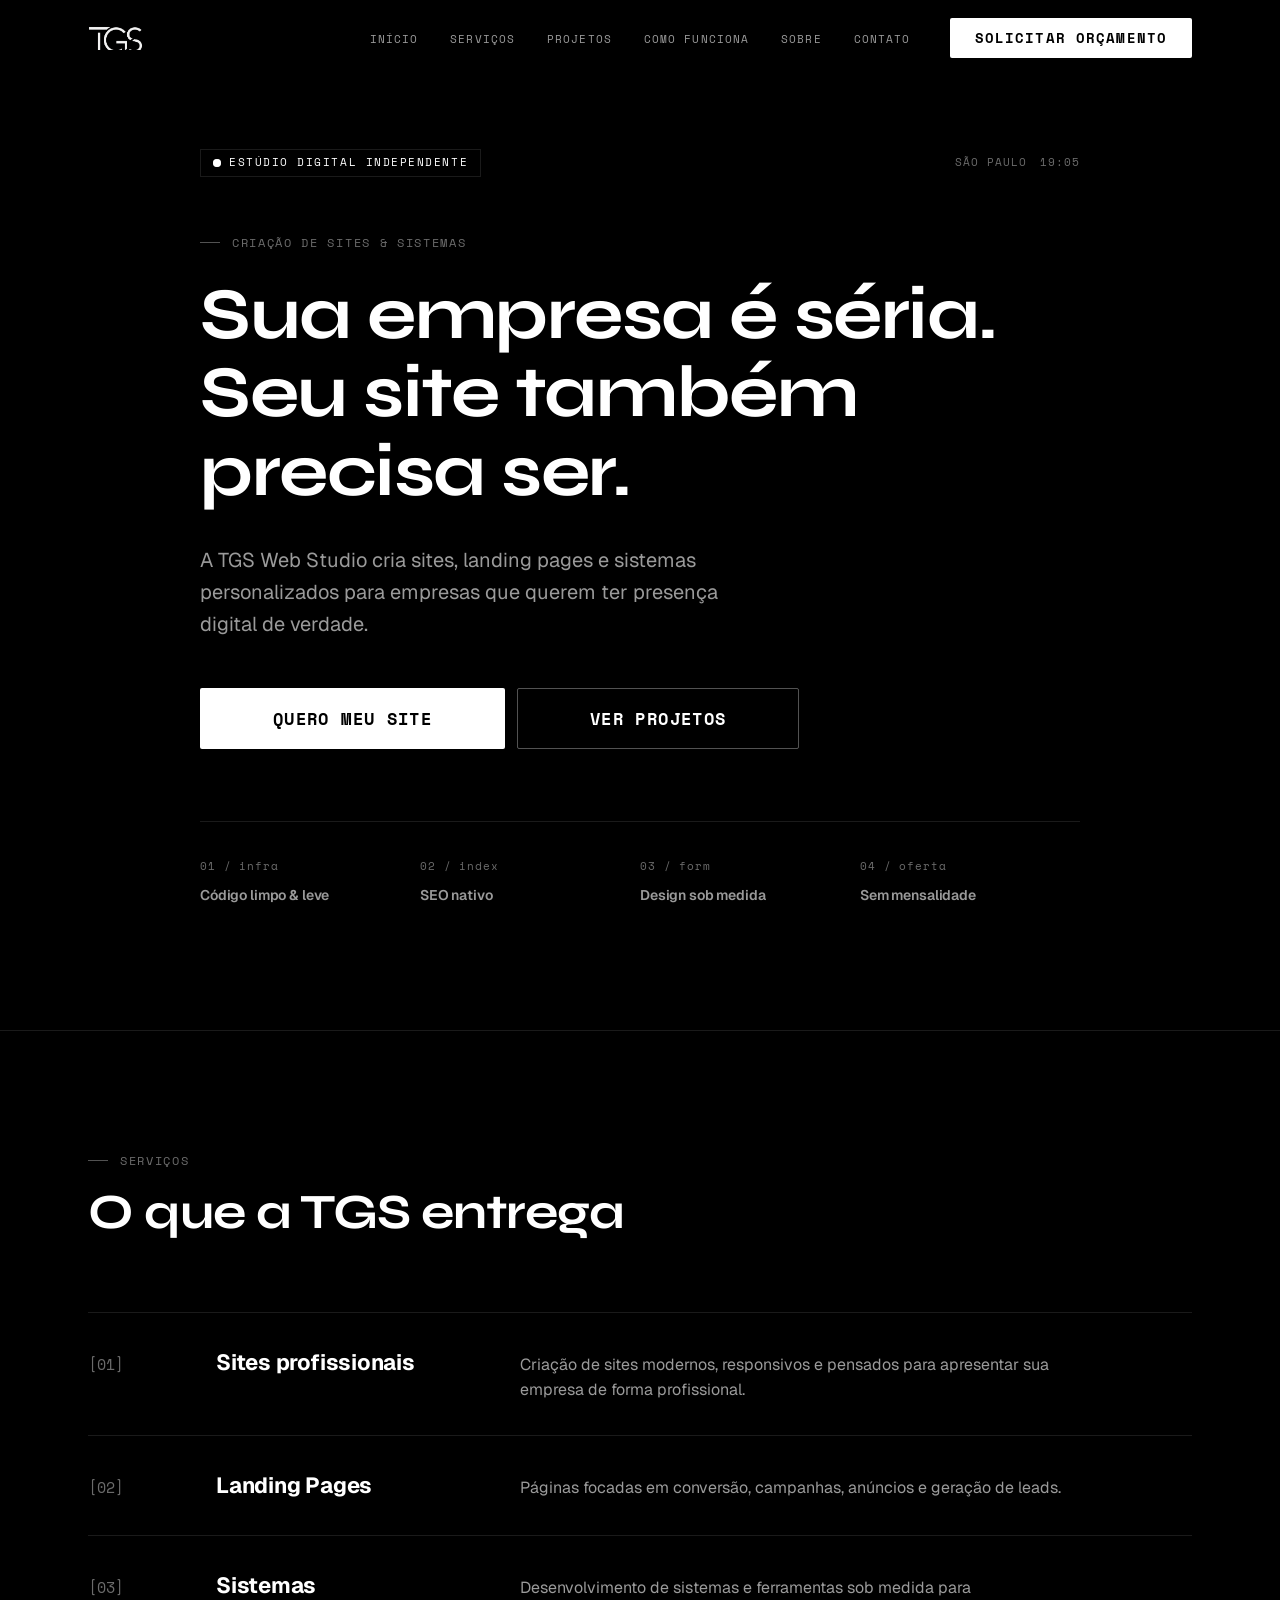
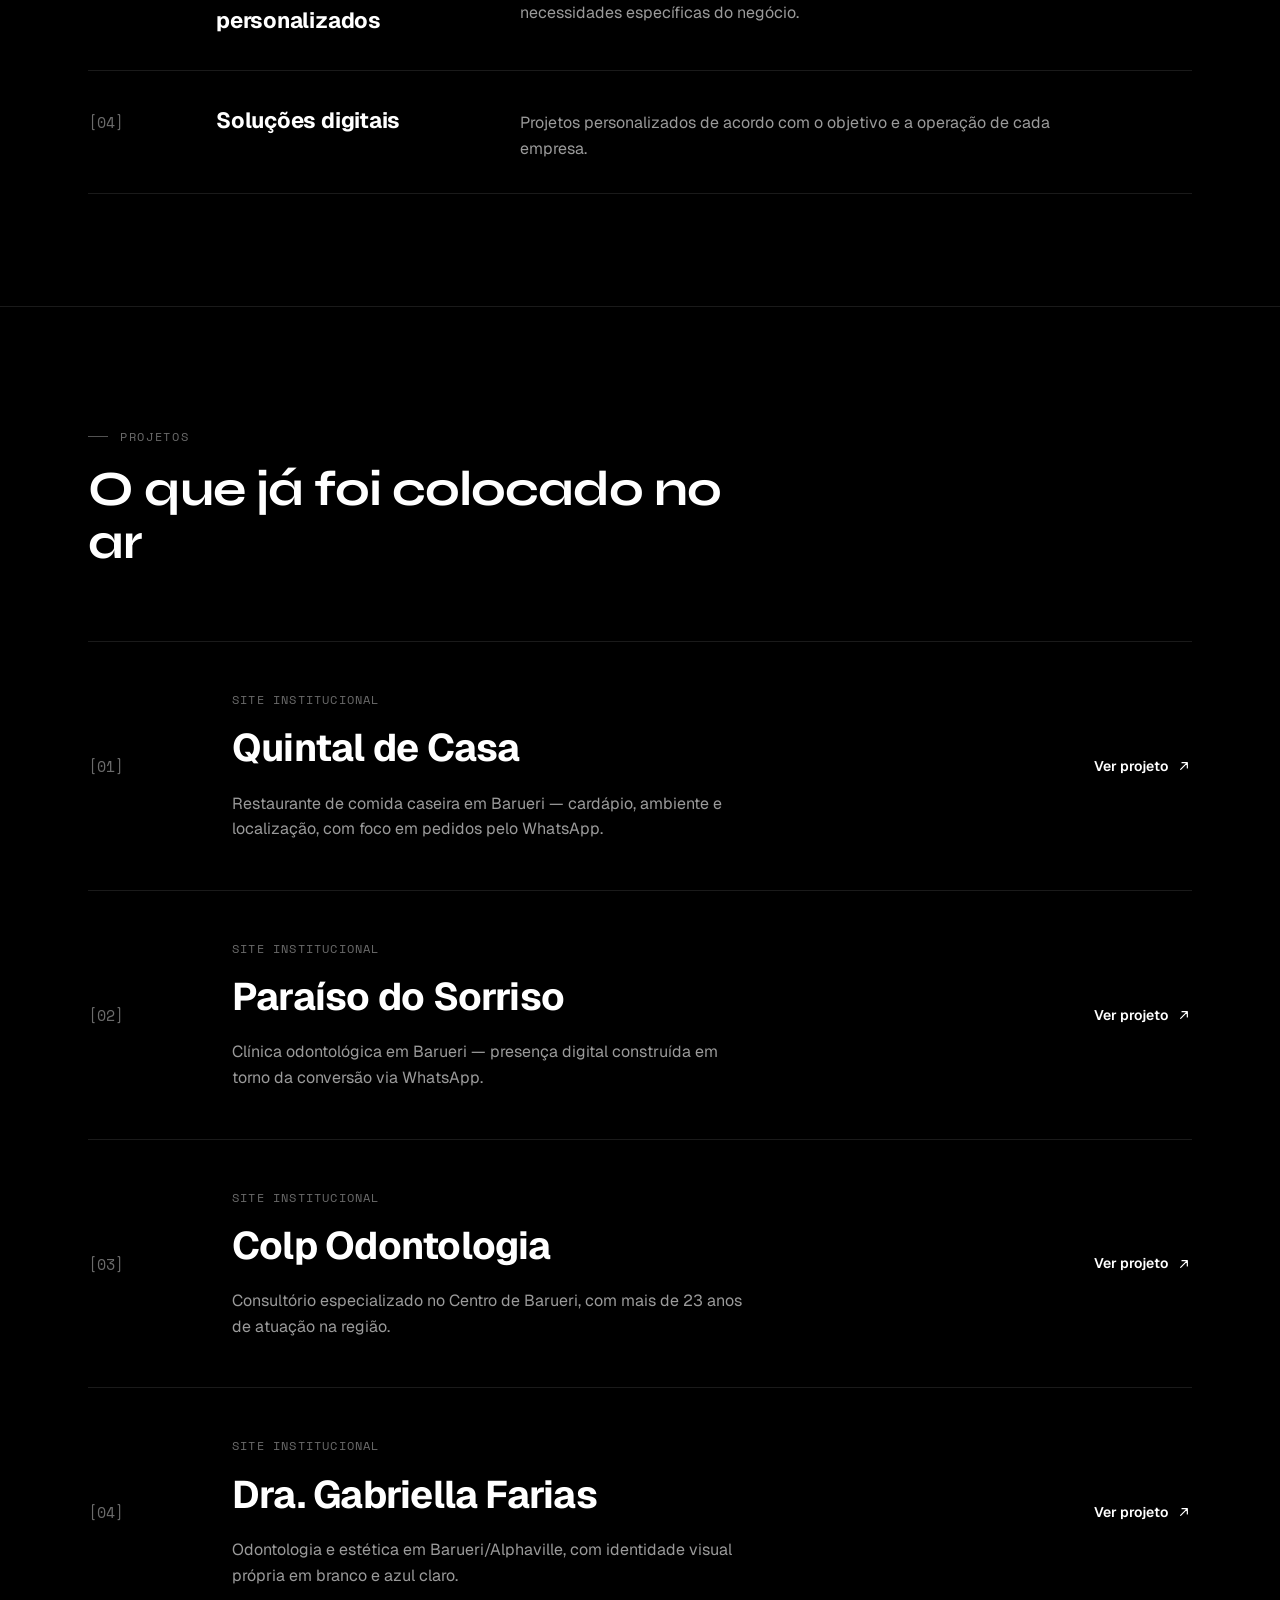
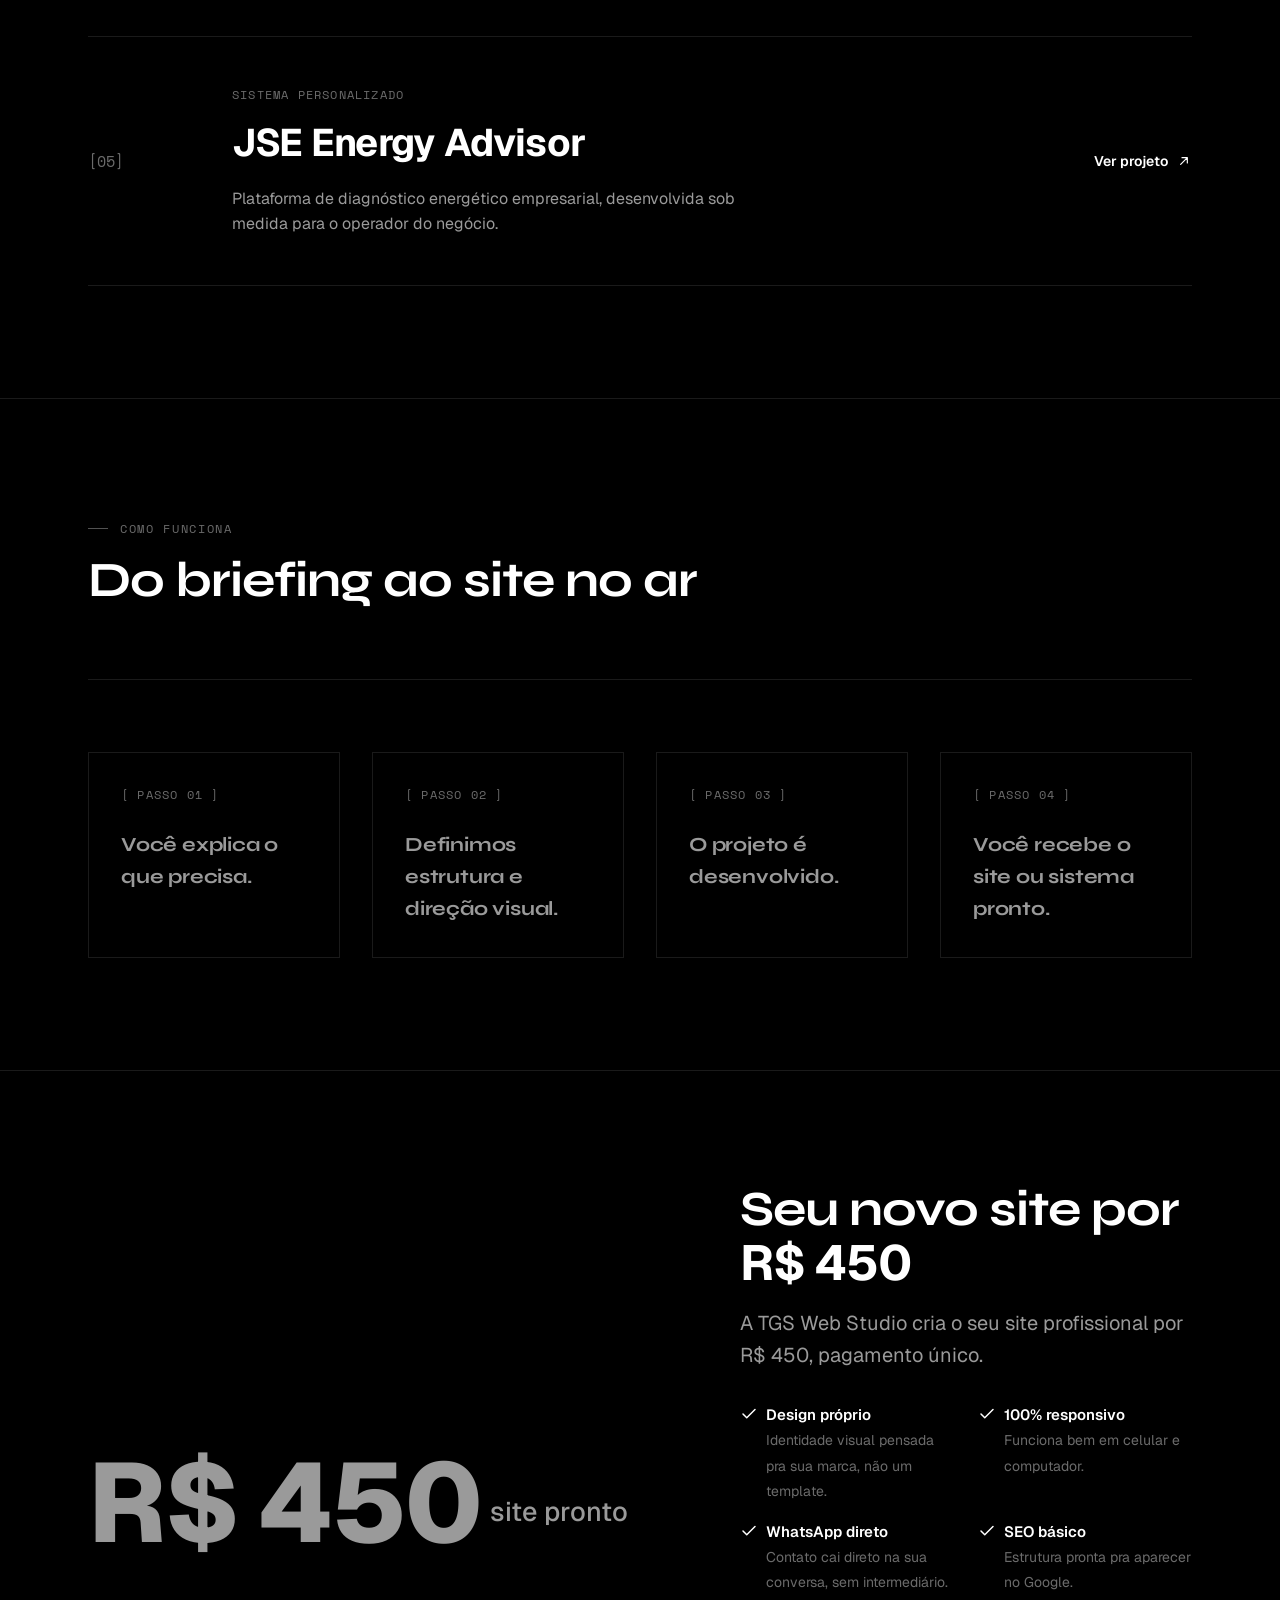
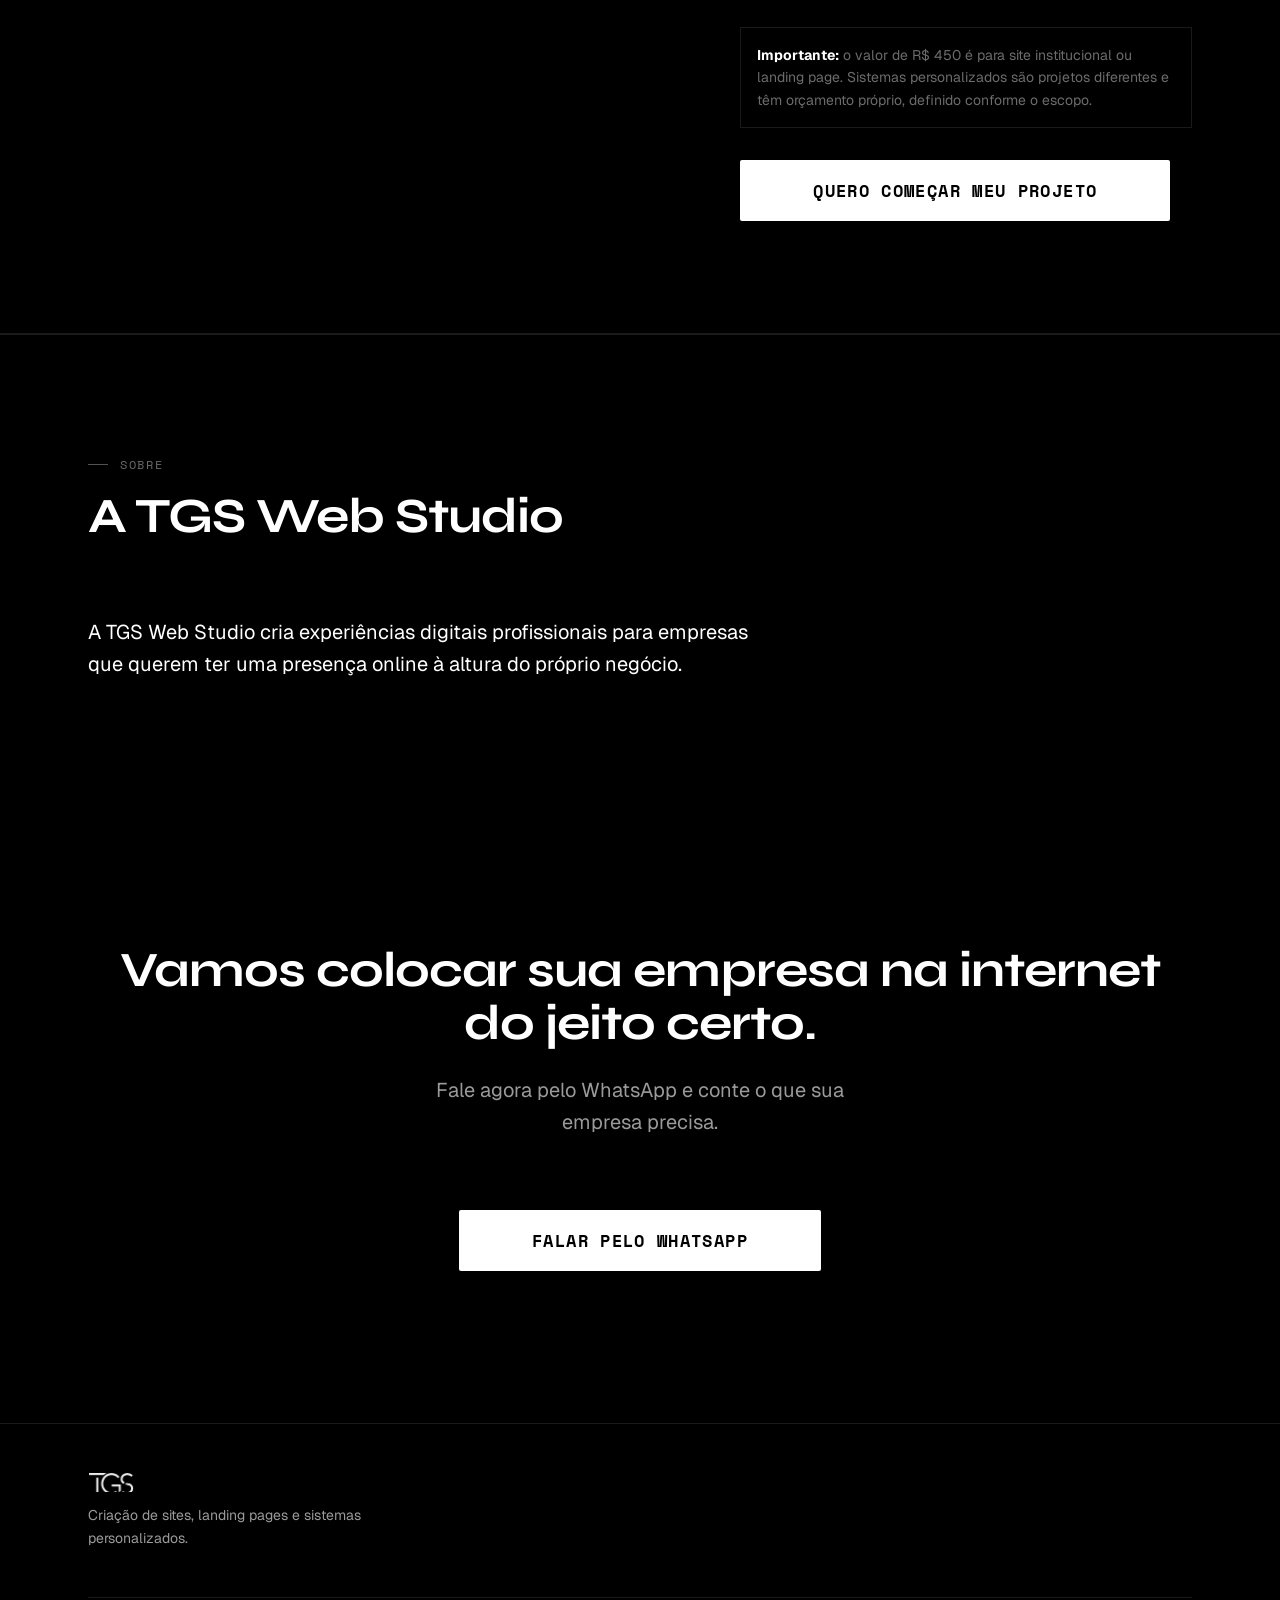
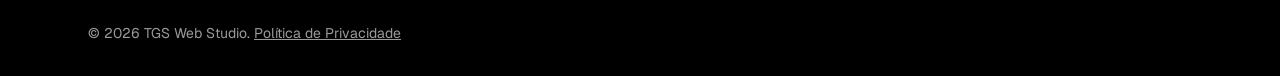
<file: index.html>
<!DOCTYPE html>
<html lang="pt-BR">
<head>
  <meta charset="UTF-8" />
  <meta name="viewport" content="width=device-width, initial-scale=1" />
  <title>TGS WEB STUDIO | Criação de Sites e Sistemas</title>
  <meta name="description" content="TGS Web Studio cria sites profissionais, landing pages e sistemas personalizados para empresas. Seu site novo a partir de R$ 450." />
  <meta name="theme-color" content="#000000" />

  <meta property="og:type" content="website" />
  <meta property="og:title" content="TGS WEB STUDIO | Criação de Sites e Sistemas" />
  <meta property="og:description" content="Sites profissionais, landing pages e sistemas personalizados. Seu site novo a partir de R$ 450." />
  <meta property="og:locale" content="pt_BR" />
  <meta name="twitter:card" content="summary" />

  <link rel="icon" href="images/logo/tgs-mark.png" type="image/png" />

  <link rel="preconnect" href="https://fonts.googleapis.com" />
  <link rel="preconnect" href="https://fonts.gstatic.com" crossorigin />
  <link href="https://fonts.googleapis.com/css2?family=Syne:wght@600;700;800&family=Geist:wght@300;400;500;600;700&family=Space+Mono:wght@400;700&display=swap" rel="stylesheet" />

  <style>
    html, body { background: #000000 !important; color: #ffffff; }
  </style>

  <link rel="stylesheet" href="css/tokens.css?v=2" />
  <link rel="stylesheet" href="css/base.css?v=2" />
  <link rel="stylesheet" href="css/layout.css?v=1" />
  <link rel="stylesheet" href="css/components.css?v=3" />
  <link rel="stylesheet" href="css/sections.css?v=6" />

  <script>
    document.documentElement.classList.add("js");
  </script>

  <!--
    Google Analytics (GA4) — desligado de propósito. Sem Measurement ID
    real ainda. Quando tiver (analytics.google.com → Admin → Fluxos de
    dados → Web), troque G-XXXXXXXXXX abaixo e descomente.

    <script async src="https://www.googletagmanager.com/gtag/js?id=G-XXXXXXXXXX"></script>
    <script>
      window.dataLayer = window.dataLayer || [];
      function gtag(){dataLayer.push(arguments);}
      gtag('js', new Date());
      gtag('config', 'G-XXXXXXXXXX');
    </script>
  -->

  <script type="application/ld+json">
  {
    "@context": "https://schema.org",
    "@type": "ProfessionalService",
    "name": "TGS Web Studio",
    "description": "Criação de sites profissionais, landing pages e sistemas personalizados.",
    "priceRange": "R$450"
  }
  </script>
</head>
<body>
  <a class="skip-link" href="#conteudo-principal">Pular para o conteúdo</a>

  <!-- ===== HEADER ===== -->
  <header class="site-header" id="topo">
    <div class="container site-header__bar">
      <a class="brand" href="#topo" aria-label="TGS Web Studio, página inicial">
        <img class="brand__mark" src="images/logo/tgs-mark.png" alt="TGS Web Studio" width="172" height="75" decoding="async" fetchpriority="high" />
      </a>

      <nav class="nav-primary" aria-label="Navegação principal">
        <ul style="display:flex; gap: inherit; list-style:none; margin:0; padding:0;">
          <li><a href="#topo">Início</a></li>
          <li><a href="#servicos">Serviços</a></li>
          <li><a href="#projetos">Projetos</a></li>
          <li><a href="#como-funciona">Como funciona</a></li>
          <li><a href="#sobre">Sobre</a></li>
          <li><a href="#contato">Contato</a></li>
        </ul>
      </nav>

      <div class="header-actions">
        <a class="btn btn--primary btn--sm" id="cta-header" href="#" target="_blank" rel="noopener">Solicitar orçamento</a>
        <button class="menu-toggle" id="menu-toggle" aria-label="Abrir menu" aria-expanded="false" aria-controls="mobile-nav">
          <svg viewBox="0 0 24 24" fill="none" stroke="currentColor" stroke-width="1.8" aria-hidden="true">
            <path d="M3 6h18M3 12h18M3 18h18" stroke-linecap="round" />
          </svg>
        </button>
      </div>
    </div>
  </header>

  <div class="mobile-nav" id="mobile-nav" aria-hidden="true">
    <div class="mobile-nav__top">
      <button class="mobile-nav__close" id="mobile-nav-close" aria-label="Fechar menu">
        <svg viewBox="0 0 24 24" fill="none" stroke="currentColor" stroke-width="1.8" aria-hidden="true">
          <path d="M6 6l12 12M18 6L6 18" stroke-linecap="round" />
        </svg>
      </button>
    </div>
    <nav aria-label="Navegação mobile">
      <ul>
        <li><a href="#topo">Início</a></li>
        <li><a href="#servicos">Serviços</a></li>
        <li><a href="#projetos">Projetos</a></li>
        <li><a href="#como-funciona">Como funciona</a></li>
        <li><a href="#sobre">Sobre</a></li>
        <li><a href="#contato">Contato</a></li>
      </ul>
    </nav>
    <div class="mobile-nav__footer">
      <a class="btn btn--primary btn--block" id="cta-mobile-nav" href="#" target="_blank" rel="noopener">Solicitar orçamento</a>
    </div>
  </div>

  <main id="conteudo-principal">
    <!-- ===== HERO ===== -->
    <section class="hero" aria-labelledby="hero-titulo">
      <div class="container hero__inner">
        <div class="hero__meta">
          <span class="hero__status"><span class="hero__status-dot"></span> Estúdio digital independente</span>
          <span class="hero__clock">São Paulo <span id="hero-clock">--:--</span></span>
        </div>

        <p class="eyebrow">Criação de sites &amp; sistemas</p>
        <h1 class="hero__headline" id="hero-titulo">
          <span class="line">Sua empresa é séria.</span>
          <span class="line">Seu site também precisa ser.</span>
        </h1>
        <p class="lead hero__lead">A TGS Web Studio cria sites, landing pages e sistemas personalizados para empresas que querem ter presença digital de verdade.</p>

        <div class="hero__actions">
          <a class="btn btn--primary btn--lg" id="cta-hero" href="#" target="_blank" rel="noopener">Quero meu site</a>
          <a class="btn btn--ghost btn--lg" href="#projetos">Ver projetos</a>
        </div>

        <div class="feature-rail reveal-stagger">
          <div class="feature-rail__item">
            <span class="feature-rail__tag">01 / infra</span>
            <p class="feature-rail__label">Código limpo &amp; leve</p>
          </div>
          <div class="feature-rail__item">
            <span class="feature-rail__tag">02 / index</span>
            <p class="feature-rail__label">SEO nativo</p>
          </div>
          <div class="feature-rail__item">
            <span class="feature-rail__tag">03 / form</span>
            <p class="feature-rail__label">Design sob medida</p>
          </div>
          <div class="feature-rail__item">
            <span class="feature-rail__tag">04 / oferta</span>
            <p class="feature-rail__label">Sem mensalidade</p>
          </div>
        </div>
      </div>
    </section>

    <!-- ===== SERVIÇOS ===== -->
    <section class="section" id="servicos" aria-labelledby="servicos-titulo">
      <div class="container">
        <div class="section-head reveal">
          <p class="eyebrow">Serviços</p>
          <h2 id="servicos-titulo" style="margin-top: var(--space-4);">O que a TGS entrega</h2>
        </div>

        <div class="services-list reveal">
          <div class="service-row">
            <span class="service-row__index">[01]</span>
            <span class="service-row__title">Sites profissionais</span>
            <p class="service-row__desc">Criação de sites modernos, responsivos e pensados para apresentar sua empresa de forma profissional.</p>
          </div>
          <div class="service-row">
            <span class="service-row__index">[02]</span>
            <span class="service-row__title">Landing Pages</span>
            <p class="service-row__desc">Páginas focadas em conversão, campanhas, anúncios e geração de leads.</p>
          </div>
          <div class="service-row">
            <span class="service-row__index">[03]</span>
            <span class="service-row__title">Sistemas personalizados</span>
            <p class="service-row__desc">Desenvolvimento de sistemas e ferramentas sob medida para necessidades específicas do negócio.</p>
          </div>
          <div class="service-row">
            <span class="service-row__index">[04]</span>
            <span class="service-row__title">Soluções digitais</span>
            <p class="service-row__desc">Projetos personalizados de acordo com o objetivo e a operação de cada empresa.</p>
          </div>
        </div>
      </div>
    </section>

    <!-- ===== PROJETOS ===== -->
    <section class="section" id="projetos" aria-labelledby="projetos-titulo">
      <div class="container">
        <div class="section-head reveal">
          <p class="eyebrow">Projetos</p>
          <h2 id="projetos-titulo" style="margin-top: var(--space-4);">O que já foi colocado no ar</h2>
        </div>

        <div class="portfolio-list" id="portfolio-list"></div>
      </div>
    </section>

    <!-- ===== COMO FUNCIONA ===== -->
    <section class="section" id="como-funciona" aria-labelledby="processo-titulo">
      <div class="container">
        <div class="section-head reveal">
          <p class="eyebrow">Como funciona</p>
          <h2 id="processo-titulo" style="margin-top: var(--space-4);">Do briefing ao site no ar</h2>
        </div>

        <div class="process-grid reveal-stagger">
          <div class="process-step">
            <p class="process-step__index">[ PASSO 01 ]</p>
            <p class="process-step__title">Você explica o que precisa.</p>
          </div>
          <div class="process-step">
            <p class="process-step__index">[ PASSO 02 ]</p>
            <p class="process-step__title">Definimos estrutura e direção visual.</p>
          </div>
          <div class="process-step">
            <p class="process-step__index">[ PASSO 03 ]</p>
            <p class="process-step__title">O projeto é desenvolvido.</p>
          </div>
          <div class="process-step">
            <p class="process-step__index">[ PASSO 04 ]</p>
            <p class="process-step__title">Você recebe o site ou sistema pronto.</p>
          </div>
        </div>
      </div>
    </section>

    <!-- ===== OFERTA ===== -->
    <section class="pricing reveal" aria-labelledby="oferta-titulo">
      <div class="container" style="padding-block: var(--space-9);">
        <div class="pricing__grid">
          <p class="pricing__value">R$ 450<span>site pronto</span></p>
          <div class="pricing__text">
            <h2 id="oferta-titulo">Seu novo site por <span class="price-figure">R$ 450</span></h2>
            <p class="lead" style="margin-top: var(--space-4);">A TGS Web Studio cria o seu site profissional por R$ 450, pagamento único.</p>

            <div class="pricing__features">
              <div class="pricing__feature">
                <svg viewBox="0 0 24 24" fill="none" stroke="currentColor" stroke-width="2" aria-hidden="true"><path d="M20 6L9 17l-5-5" stroke-linecap="round" stroke-linejoin="round"/></svg>
                <div><strong>Design próprio</strong><span>Identidade visual pensada pra sua marca, não um template.</span></div>
              </div>
              <div class="pricing__feature">
                <svg viewBox="0 0 24 24" fill="none" stroke="currentColor" stroke-width="2" aria-hidden="true"><path d="M20 6L9 17l-5-5" stroke-linecap="round" stroke-linejoin="round"/></svg>
                <div><strong>100% responsivo</strong><span>Funciona bem em celular e computador.</span></div>
              </div>
              <div class="pricing__feature">
                <svg viewBox="0 0 24 24" fill="none" stroke="currentColor" stroke-width="2" aria-hidden="true"><path d="M20 6L9 17l-5-5" stroke-linecap="round" stroke-linejoin="round"/></svg>
                <div><strong>WhatsApp direto</strong><span>Contato cai direto na sua conversa, sem intermediário.</span></div>
              </div>
              <div class="pricing__feature">
                <svg viewBox="0 0 24 24" fill="none" stroke="currentColor" stroke-width="2" aria-hidden="true"><path d="M20 6L9 17l-5-5" stroke-linecap="round" stroke-linejoin="round"/></svg>
                <div><strong>SEO básico</strong><span>Estrutura pronta pra aparecer no Google.</span></div>
              </div>
            </div>

            <p class="pricing__note"><strong>Importante:</strong> o valor de R$ 450 é para site institucional ou landing page. Sistemas personalizados são projetos diferentes e têm orçamento próprio, definido conforme o escopo.</p>

            <div class="pricing__actions">
              <a class="btn btn--primary btn--lg" id="cta-pricing" href="#" target="_blank" rel="noopener">Quero começar meu projeto</a>
            </div>
          </div>
        </div>
      </div>
    </section>

    <!-- ===== SOBRE ===== -->
    <section class="section" id="sobre" aria-labelledby="sobre-titulo">
      <div class="container">
        <div class="section-head reveal">
          <p class="eyebrow">Sobre</p>
          <h2 id="sobre-titulo" style="margin-top: var(--space-4);">A TGS Web Studio</h2>
        </div>
        <div class="about__text reveal">
          <p>A TGS Web Studio cria experiências digitais profissionais para empresas que querem ter uma presença online à altura do próprio negócio.</p>
        </div>
      </div>
    </section>

    <!-- ===== CONTATO ===== -->
    <section class="cta-final reveal" id="contato" aria-labelledby="contato-titulo">
      <div class="container">
        <h2 id="contato-titulo">Vamos colocar sua empresa na internet do jeito certo.</h2>
        <p class="lead cta-final__lead">Fale agora pelo WhatsApp e conte o que sua empresa precisa.</p>
        <a class="btn btn--primary btn--lg" id="cta-final" href="#" target="_blank" rel="noopener">Falar pelo WhatsApp</a>
      </div>
    </section>
  </main>

  <!-- ===== FOOTER ===== -->
  <footer class="site-footer">
    <div class="container">
      <div class="footer__grid">
        <div>
          <img class="footer__brand" src="images/logo/tgs-mark.png" alt="TGS Web Studio" loading="lazy" decoding="async" />
          <p class="footer__tagline">Criação de sites, landing pages e sistemas personalizados.</p>
        </div>
      </div>
      <div class="footer__bottom">
        <p>&copy; <span id="ano-atual"></span> TGS Web Studio. <a href="privacidade.html">Política de Privacidade</a></p>
      </div>
    </div>
  </footer>

  <!-- Failsafe: se as animações falharem por qualquer motivo, tudo fica
       visível mesmo assim depois de 1.8s. -->
  <script>
    setTimeout(function () {
      document.body.classList.add("is-loaded");
      document.querySelectorAll(".reveal, .reveal-stagger").forEach(function (el) {
        el.classList.add("is-visible");
      });
    }, 1800);
  </script>

  <script src="js/data.js?v=3"></script>
  <script src="js/main.js?v=2"></script>
</body>
</html>
</file>
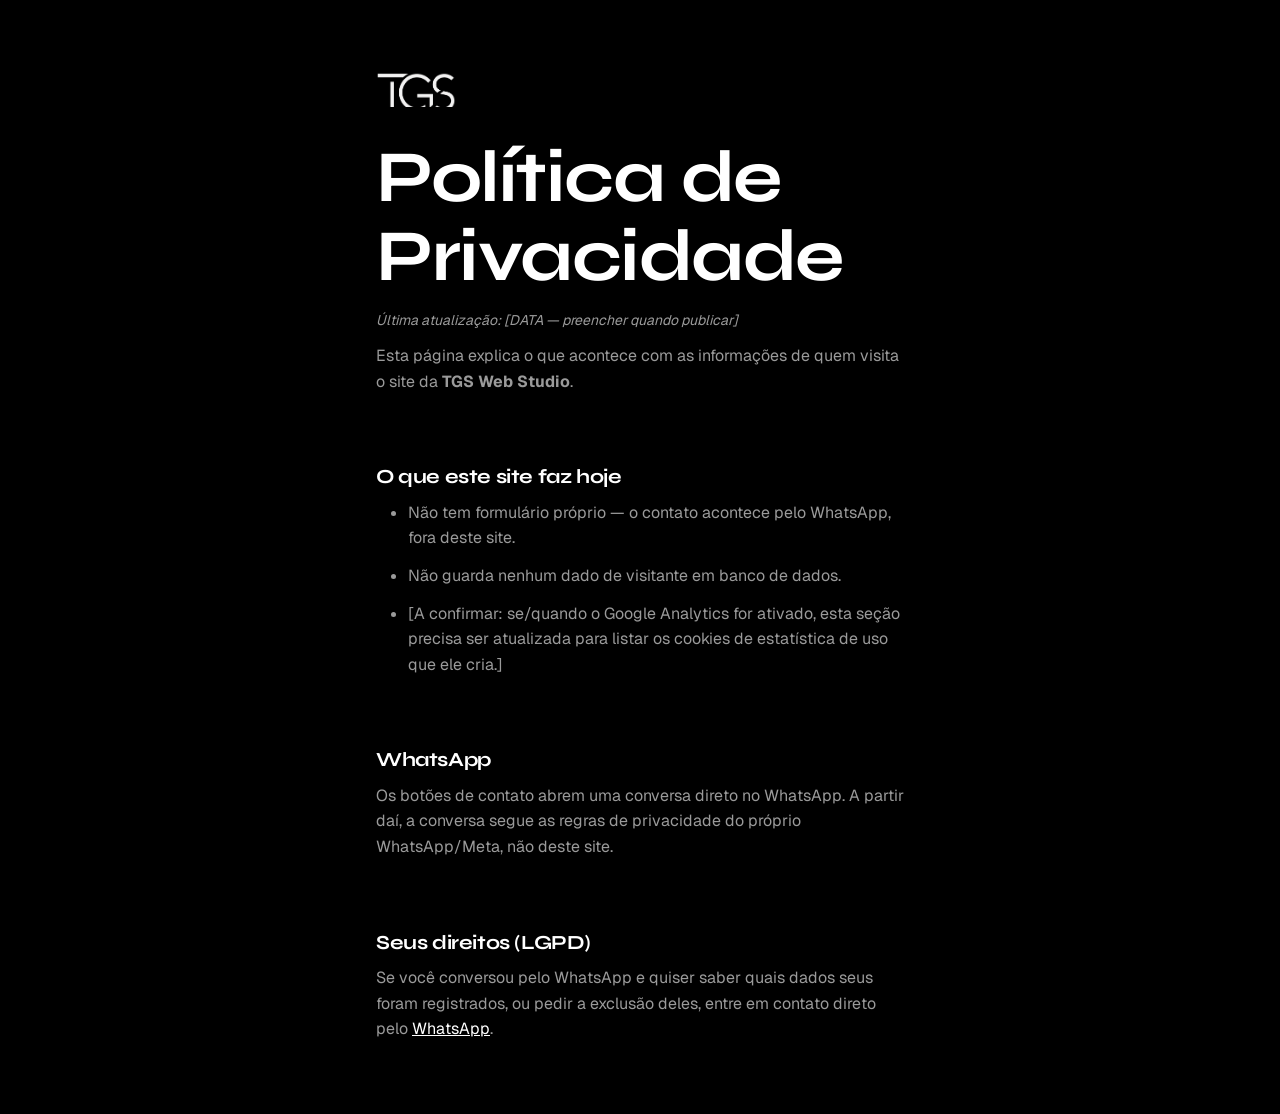
<file: privacidade.html>
<!DOCTYPE html>
<html lang="pt-BR">
<head>
  <meta charset="UTF-8" />
  <meta name="viewport" content="width=device-width, initial-scale=1" />
  <title>Política de Privacidade | TGS Web Studio</title>
  <meta name="robots" content="noindex" />
  <link rel="icon" href="images/logo/tgs-mark.png" type="image/png" />

  <link rel="preconnect" href="https://fonts.googleapis.com" />
  <link rel="preconnect" href="https://fonts.gstatic.com" crossorigin />
  <link href="https://fonts.googleapis.com/css2?family=Syne:wght@600;700;800&family=Geist:wght@300;400;500;600;700&family=Space+Mono:wght@400;700&display=swap" rel="stylesheet" />

  <style>html, body { background: #000000 !important; color: #ffffff; }</style>

  <link rel="stylesheet" href="css/tokens.css?v=2" />
  <link rel="stylesheet" href="css/base.css?v=2" />
  <link rel="stylesheet" href="css/layout.css?v=1" />
  <link rel="stylesheet" href="css/components.css?v=3" />
  <style>
    .legal-page {
      max-width: 42rem;
      margin-inline: auto;
      padding: var(--space-8) var(--container-pad);
    }
    .legal-page h2 {
      font-size: 1.25rem;
      margin-top: var(--space-8);
      margin-bottom: var(--space-3);
    }
    .legal-page p, .legal-page li {
      color: var(--muted);
      margin-top: var(--space-3);
    }
    .legal-page ul { list-style: disc; padding-left: var(--space-6); }
    .legal-page a { color: var(--text); text-decoration: underline; }
    .legal-page__updated {
      font-size: var(--fs-small);
      color: var(--muted-2);
      font-style: italic;
    }
  </style>
</head>
<body>
  <main class="legal-page">
    <a href="index.html" aria-label="Voltar para a página inicial da TGS Web Studio" style="display:inline-flex; align-items:center; gap:0.5rem; text-decoration:none; margin-bottom: var(--space-6);">
      <img src="images/logo/tgs-mark.png" alt="" width="80" height="35" />
    </a>

    <h1>Política de Privacidade</h1>
    <p class="legal-page__updated">Última atualização: [DATA — preencher quando publicar]</p>

    <p>
      Esta página explica o que acontece com as informações de quem visita
      o site da <strong>TGS Web Studio</strong>.
    </p>

    <h2>O que este site faz hoje</h2>
    <ul>
      <li>Não tem formulário próprio — o contato acontece pelo WhatsApp, fora deste site.</li>
      <li>Não guarda nenhum dado de visitante em banco de dados.</li>
      <li>[A confirmar: se/quando o Google Analytics for ativado, esta seção precisa ser atualizada para listar os cookies de estatística de uso que ele cria.]</li>
    </ul>

    <h2>WhatsApp</h2>
    <p>
      Os botões de contato abrem uma conversa direto no WhatsApp. A partir
      daí, a conversa segue as regras de privacidade do próprio
      WhatsApp/Meta, não deste site.
    </p>

    <h2>Seus direitos (LGPD)</h2>
    <p>
      Se você conversou pelo WhatsApp e quiser saber quais dados seus
      foram registrados, ou pedir a exclusão deles, entre em contato
      direto pelo <a href="https://wa.me/5511915787296">WhatsApp</a>.
    </p>
  </main>
</body>
</html>
</file>
<file: css/tokens.css>
/**
 * Design tokens — TGS Web Studio
 * Preto real dominante, branco puro de contraste. Trio tipográfico
 * disciplinado: Syne (títulos, editorial e anguloso), Geist (corpo,
 * neutro e legível), Space Mono (labels/índices, o toque técnico).
 */

:root {
  --bg: #000000;
  --bg-raised: #0a0a0a;
  --text: #ffffff;
  --muted: #9a9a9a;
  --muted-2: #6b6b6b;
  --border: rgba(255, 255, 255, 0.16);
  --border-soft: rgba(255, 255, 255, 0.1);
  --border-strong: rgba(255, 255, 255, 0.32);

  --font-display: "Syne", "Helvetica Neue", Arial, sans-serif;
  --font-body: "Geist", "Helvetica Neue", Arial, sans-serif;
  --font-mono: "Space Mono", "Courier New", monospace;

  --fs-body: 1rem;
  --fs-small: 0.875rem;
  --fs-eyebrow: 0.75rem;
  --fs-h1: clamp(2.5rem, 4.2vw + 1.2rem, 5.25rem);
  --fs-h2: clamp(2rem, 2.6vw + 1rem, 3.25rem);
  --fs-h3: clamp(1.375rem, 1.2vw + 1rem, 1.75rem);
  --fs-lead: clamp(1.0625rem, 0.6vw + 0.9rem, 1.25rem);
  --fs-number: clamp(2.5rem, 4vw, 4rem);

  --lh-body: 1.6;
  --lh-heading: 1.08;

  --space-1: 0.25rem;
  --space-2: 0.5rem;
  --space-3: 0.75rem;
  --space-4: 1rem;
  --space-5: 1.5rem;
  --space-6: 2rem;
  --space-7: 3rem;
  --space-8: 4.5rem;
  --space-9: 7rem;
  --space-10: 9.5rem;

  --container-max: 78rem;
  --container-pad: var(--space-4);

  --radius-sm: 2px;
  --radius-md: 4px;

  --ease-premium: cubic-bezier(0.16, 1, 0.3, 1);
  --duration-fast: 200ms;
  --duration-base: 320ms;
  --duration-entrance: 900ms;

  --touch-target: 44px;

  --z-header: 50;
  --z-overlay: 60;
}

@media (min-width: 48rem) {
  :root {
    --container-pad: var(--space-6);
  }
}

@media (min-width: 64rem) {
  :root {
    --container-pad: var(--space-8);
  }
}

@media (min-width: 100rem) {
  :root {
    --container-max: 92rem;
    --container-pad: var(--space-9);
  }
}
</file>
<file: css/base.css>
@view-transition {
  navigation: auto;
}

*,
*::before,
*::after {
  box-sizing: border-box;
}

html {
  background: var(--bg);
  -webkit-text-size-adjust: 100%;
  scroll-behavior: smooth;
}

html, body {
  height: auto;
  overflow-x: hidden;
}

@media (prefers-reduced-motion: reduce) {
  html {
    scroll-behavior: auto;
  }
  *,
  *::before,
  *::after {
    animation: none !important;
    transition: none !important;
  }
}

body {
  margin: 0;
  background: var(--bg);
  color: var(--text);
  font-family: var(--font-body);
  font-size: var(--fs-body);
  line-height: var(--lh-body);
  -webkit-font-smoothing: antialiased;
}

img,
picture,
video {
  max-width: 100%;
  display: block;
}

h1, h2, h3, h4 {
  font-family: var(--font-display);
  color: var(--text);
  line-height: var(--lh-heading);
  font-weight: 700;
  letter-spacing: -0.02em;
  margin: 0;
}

h1 { font-size: var(--fs-h1); }
h2 { font-size: var(--fs-h2); }
h3 { font-size: var(--fs-h3); }

p {
  margin: 0;
  max-width: 60ch;
  color: var(--muted);
}

a { color: inherit; }

ul {
  margin: 0;
  padding: 0;
  list-style: none;
}

button {
  font: inherit;
  color: inherit;
}

a:focus-visible,
button:focus-visible,
[tabindex]:focus-visible {
  outline: 2px solid var(--text);
  outline-offset: 3px;
  border-radius: var(--radius-sm);
}

.visually-hidden {
  position: absolute;
  width: 1px;
  height: 1px;
  padding: 0;
  margin: -1px;
  overflow: hidden;
  clip: rect(0, 0, 0, 0);
  white-space: nowrap;
  border: 0;
}

.skip-link {
  position: absolute;
  left: var(--space-4);
  top: -3rem;
  background: var(--text);
  color: var(--bg);
  padding: var(--space-2) var(--space-4);
  border-radius: var(--radius-sm);
  z-index: 100;
  font-weight: 600;
  transition: top var(--duration-fast) var(--ease-premium);
}

.skip-link:focus {
  top: var(--space-4);
}

.eyebrow {
  display: inline-flex;
  align-items: center;
  gap: var(--space-3);
  font-family: var(--font-mono);
  font-size: var(--fs-eyebrow);
  font-weight: 400;
  letter-spacing: 0.14em;
  text-transform: uppercase;
  color: var(--muted-2);
}

.eyebrow::before {
  content: "";
  width: 1.25rem;
  height: 1px;
  background: var(--border-strong);
}

.lead {
  font-size: var(--fs-lead);
  color: var(--muted);
}

/* ===== Motion: entrada por scroll ===== */
.reveal {
  opacity: 0;
  transform: translateY(24px);
  transition: opacity var(--duration-entrance) var(--ease-premium),
    transform var(--duration-entrance) var(--ease-premium);
}

.reveal.is-visible {
  opacity: 1;
  transform: translateY(0);
}

.reveal-stagger > * {
  opacity: 0;
  transform: translateY(20px);
  transition: opacity var(--duration-entrance) var(--ease-premium),
    transform var(--duration-entrance) var(--ease-premium);
}

.reveal-stagger.is-visible > * {
  opacity: 1;
  transform: translateY(0);
}

.reveal-stagger.is-visible > *:nth-child(1) { transition-delay: 0.08s; }
.reveal-stagger.is-visible > *:nth-child(2) { transition-delay: 0.16s; }
.reveal-stagger.is-visible > *:nth-child(3) { transition-delay: 0.24s; }
.reveal-stagger.is-visible > *:nth-child(4) { transition-delay: 0.32s; }
.reveal-stagger.is-visible > *:nth-child(5) { transition-delay: 0.42s; }
.reveal-stagger.is-visible > *:nth-child(6) { transition-delay: 0.55s; }

/* Sem JS ou com erro: conteúdo sempre visível (fallback seguro) */
.no-js .reveal,
.no-js .reveal-stagger > * {
  opacity: 1;
  transform: none;
}
</file>
<file: css/layout.css>
.container {
  width: 100%;
  max-width: var(--container-max);
  margin-inline: auto;
  padding-inline: var(--container-pad);
}

.section {
  padding-block: var(--space-9);
  border-top: 1px solid var(--border-soft);
}

.section--tight {
  padding-block: var(--space-8);
}

.section-head {
  max-width: 40rem;
  margin-bottom: var(--space-8);
}

.split {
  display: grid;
  gap: var(--space-7);
}

@media (min-width: 64rem) {
  .split {
    grid-template-columns: 1fr 1fr;
    gap: var(--space-9);
  }
}
</file>
<file: css/components.css>
/* ===== Header ===== */
.site-header {
  position: sticky;
  top: 0;
  z-index: var(--z-header);
  background: rgba(0, 0, 0, 0.72);
  backdrop-filter: blur(10px);
  -webkit-backdrop-filter: blur(10px);
  border-bottom: 1px solid transparent;
  transition: border-color var(--duration-base) var(--ease-premium),
    background-color var(--duration-base) var(--ease-premium);
}

.site-header.is-scrolled {
  border-bottom-color: var(--border-soft);
  background: rgba(0, 0, 0, 0.88);
}

.site-header__bar {
  display: grid;
  grid-template-columns: auto 1fr auto;
  align-items: center;
  gap: var(--space-4);
  height: 4.75rem;
}

@media (min-width: 64rem) {
  .site-header__bar {
    grid-template-columns: 1fr auto 1fr;
  }
}

.brand {
  display: flex;
  align-items: center;
  text-decoration: none;
}

.brand__mark {
  height: 1.5rem;
  width: auto;
}

.nav-primary {
  display: none;
}

@media (min-width: 64rem) {
  .nav-primary {
    display: flex;
    align-items: center;
    justify-content: center;
    gap: var(--space-6);
  }

  .nav-primary a {
    text-decoration: none;
    font-family: var(--font-mono);
    font-size: 0.6875rem;
    font-weight: 400;
    letter-spacing: 0.1em;
    text-transform: uppercase;
    color: var(--muted);
    white-space: nowrap;
    position: relative;
    padding-block: var(--space-1);
    transition: color var(--duration-fast) var(--ease-premium);
  }

  .nav-primary a:hover,
  .nav-primary a:focus-visible {
    color: var(--text);
  }
}

.header-actions {
  display: flex;
  align-items: center;
  justify-content: flex-end;
  gap: var(--space-3);
}

.header-actions .btn {
  display: none;
}

@media (min-width: 64rem) {
  .header-actions .btn { display: inline-flex; }
}

.menu-toggle {
  display: inline-flex;
  align-items: center;
  justify-content: center;
  width: 2.75rem;
  height: 2.75rem;
  background: transparent;
  border: 1px solid var(--border);
  border-radius: var(--radius-sm);
  cursor: pointer;
  transition: border-color var(--duration-fast) var(--ease-premium);
}

.menu-toggle:hover { border-color: var(--border-strong); }

.menu-toggle svg {
  width: 1.25rem;
  height: 1.25rem;
}

@media (min-width: 64rem) {
  .menu-toggle { display: none; }
}

/* ===== Menu mobile — tela cheia ===== */
.mobile-nav {
  position: fixed;
  inset: 0;
  z-index: var(--z-overlay);
  background: rgba(0, 0, 0, 0.97);
  backdrop-filter: blur(6px);
  -webkit-backdrop-filter: blur(6px);
  display: flex;
  flex-direction: column;
  padding: var(--space-5) var(--container-pad) var(--space-7);
  opacity: 0;
  visibility: hidden;
  transform: translateY(-8px);
  transition: opacity var(--duration-base) var(--ease-premium),
    transform var(--duration-base) var(--ease-premium),
    visibility 0s linear var(--duration-base);
}

.mobile-nav.is-open {
  opacity: 1;
  visibility: visible;
  transform: translateY(0);
  transition: opacity var(--duration-base) var(--ease-premium),
    transform var(--duration-base) var(--ease-premium),
    visibility 0s linear 0s;
}

.mobile-nav__top {
  display: flex;
  justify-content: flex-end;
  margin-bottom: var(--space-7);
}

.mobile-nav__close {
  width: 2.75rem;
  height: 2.75rem;
  border: 1px solid var(--border);
  border-radius: var(--radius-sm);
  background: none;
  cursor: pointer;
}

.mobile-nav ul {
  display: flex;
  flex-direction: column;
  gap: var(--space-5);
}

.mobile-nav a {
  text-decoration: none;
  font-family: var(--font-display);
  font-size: 2rem;
  font-weight: 700;
  letter-spacing: -0.02em;
  color: var(--text);
}

.mobile-nav__footer {
  margin-top: auto;
  padding-top: var(--space-6);
  border-top: 1px solid var(--border-soft);
}

@media (min-width: 64rem) {
  .mobile-nav { display: none; }
}

/* ===== Botões ===== */
.btn {
  position: relative;
  isolation: isolate;
  overflow: hidden;
  display: inline-flex;
  align-items: center;
  justify-content: center;
  gap: var(--space-2);
  min-height: 44px;
  padding: var(--space-3) var(--space-6);
  border-radius: var(--radius-sm);
  font-family: var(--font-mono);
  font-size: 0.75rem;
  font-weight: 700;
  letter-spacing: 0.08em;
  text-transform: uppercase;
  text-decoration: none;
  text-align: center;
  border: 1px solid transparent;
  cursor: pointer;
  transition: background-color var(--duration-base) var(--ease-premium),
    border-color var(--duration-base) var(--ease-premium),
    color var(--duration-base) var(--ease-premium),
    transform var(--duration-fast) var(--ease-premium);
}

.btn::after {
  content: "";
  position: absolute;
  inset: 0;
  background: linear-gradient(115deg, transparent 40%, rgba(255, 255, 255, 0.35) 50%, transparent 60%);
  transform: translateX(-120%);
  transition: transform 0.6s var(--ease-premium);
  pointer-events: none;
}

.btn:hover::after { transform: translateX(120%); }

.btn--primary {
  background: var(--text);
  color: var(--bg);
}
.btn--primary:hover, .btn--primary:focus-visible {
  transform: translateY(-2px);
}
.btn--primary::after {
  background: linear-gradient(115deg, transparent 40%, rgba(0, 0, 0, 0.25) 50%, transparent 60%);
}

.btn--ghost {
  background: transparent;
  border-color: var(--border-strong);
  color: var(--text);
}
.btn--ghost:hover, .btn--ghost:focus-visible {
  background: rgba(255, 255, 255, 0.06);
  transform: translateY(-2px);
}

.btn--sm {
  padding: var(--space-2) var(--space-5);
  font-size: 0.875rem;
  min-height: 40px;
}

.btn--lg {
  padding: var(--space-4) var(--space-8);
  font-size: 1.0625rem;
  min-height: 56px;
}

.btn--block { width: 100%; }

@media (prefers-reduced-motion: reduce) {
  .btn::after { display: none; }
  .btn:hover { transform: none; }
}
</file>
<file: css/sections.css>
/* ===== HERO ===== */
.hero {
  border-top: none;
  padding-block: var(--space-8) var(--space-9);
  min-height: 88vh;
  display: flex;
  align-items: center;
}

.hero__inner {
  max-width: 64rem;
}

.hero__meta {
  display: flex;
  flex-wrap: wrap;
  align-items: center;
  justify-content: space-between;
  gap: var(--space-3);
  margin-bottom: var(--space-7);
}

.hero__status {
  display: inline-flex;
  align-items: center;
  gap: var(--space-2);
  padding: var(--space-1) var(--space-3);
  border: 1px solid var(--border-soft);
  font-family: var(--font-mono);
  font-size: 0.6875rem;
  letter-spacing: 0.14em;
  text-transform: uppercase;
  color: var(--text);
}

.hero__status-dot {
  position: relative;
  display: inline-flex;
  width: 0.5rem;
  height: 0.5rem;
}

.hero__status-dot::before,
.hero__status-dot::after {
  content: "";
  position: absolute;
  inset: 0;
  border-radius: 50%;
  background: var(--text);
}

.hero__status-dot::before {
  animation: status-ping 2s cubic-bezier(0, 0, 0.2, 1) infinite;
  opacity: 0.6;
}

@keyframes status-ping {
  75%, 100% { transform: scale(2.4); opacity: 0; }
}

@media (prefers-reduced-motion: reduce) {
  .hero__status-dot::before { animation: none; display: none; }
}

.hero__clock {
  display: none;
  font-family: var(--font-mono);
  font-size: 0.6875rem;
  letter-spacing: 0.1em;
  text-transform: uppercase;
  color: var(--muted-2);
}

@media (min-width: 40rem) {
  .hero__clock { display: inline-flex; align-items: center; gap: var(--space-3); }
}

.hero__headline {
  margin-top: var(--space-5);
  overflow: hidden;
}

.hero__headline .line {
  display: block;
  transform: translateY(110%);
  transition: transform 1.05s var(--ease-premium);
}

.is-loaded .hero__headline .line { transform: translateY(0); }
.hero__headline .line:nth-child(1) { transition-delay: 0.1s; }
.hero__headline .line:nth-child(2) { transition-delay: 0.2s; }

.hero__lead {
  margin-top: var(--space-6);
  max-width: 34rem;
  opacity: 0;
  transform: translateY(14px);
  transition: opacity var(--duration-entrance) var(--ease-premium) 0.42s,
    transform var(--duration-entrance) var(--ease-premium) 0.42s;
}

.is-loaded .hero__lead { opacity: 1; transform: translateY(0); }

.hero__actions {
  display: flex;
  flex-wrap: wrap;
  gap: var(--space-3);
  margin-top: var(--space-7);
  opacity: 0;
  transform: translateY(14px);
  transition: opacity var(--duration-entrance) var(--ease-premium) 0.55s,
    transform var(--duration-entrance) var(--ease-premium) 0.55s;
}

.is-loaded .hero__actions { opacity: 1; transform: translateY(0); }

.no-js .hero__headline .line,
.no-js .hero__lead,
.no-js .hero__actions {
  opacity: 1;
  transform: none;
}

/* ===== Faixa de recursos ===== */
.feature-rail {
  margin-top: var(--space-8);
  display: grid;
  grid-template-columns: repeat(2, 1fr);
  border-top: 1px solid var(--border-soft);
  padding-top: var(--space-5);
}

@media (min-width: 40rem) {
  .feature-rail { grid-template-columns: repeat(4, 1fr); }
}

.feature-rail__item {
  padding-block: var(--space-3);
}

.feature-rail__tag {
  display: block;
  font-family: var(--font-mono);
  font-size: 0.6875rem;
  letter-spacing: 0.08em;
  color: var(--muted-2);
  margin-bottom: var(--space-2);
}

.feature-rail__label {
  font-size: 0.875rem;
  font-weight: 600;
  letter-spacing: -0.01em;
}

/* ===== Serviços — linhas editoriais, sem cards ===== */
.services-list {
  border-top: 1px solid var(--border-soft);
}

.service-row {
  display: grid;
  grid-template-columns: 4rem 1fr;
  gap: var(--space-5);
  padding-block: var(--space-6);
  border-bottom: 1px solid var(--border-soft);
}

@media (min-width: 56rem) {
  .service-row {
    grid-template-columns: 5rem 16rem 1fr;
    align-items: baseline;
    gap: var(--space-7);
  }
}

.service-row__index {
  font-family: var(--font-mono);
  font-size: 0.9375rem;
  font-weight: 400;
  color: var(--muted-2);
}

.service-row__title {
  font-size: 1.375rem;
  font-weight: 700;
  letter-spacing: -0.01em;
}

.service-row__desc {
  grid-column: 1 / -1;
  margin-top: var(--space-2);
  color: var(--muted);
  max-width: 34rem;
}

@media (min-width: 56rem) {
  .service-row__desc {
    grid-column: auto;
    margin-top: 0;
  }
}

/* ===== Portfólio — composição editorial assimétrica ===== */
.portfolio-list {
  border-top: 1px solid var(--border-soft);
}

.portfolio-row {
  position: relative;
  display: grid;
  gap: var(--space-4);
  padding-block: var(--space-7);
  border-bottom: 1px solid var(--border-soft);
  text-decoration: none;
  color: inherit;
}

@media (min-width: 56rem) {
  .portfolio-row {
    grid-template-columns: 6rem 1fr auto;
    align-items: center;
    gap: var(--space-7);
  }
}

.portfolio-row__index {
  font-family: var(--font-mono);
  font-size: 0.9375rem;
  font-weight: 400;
  color: var(--muted-2);
}

.portfolio-row__body {
  min-width: 0;
}

.portfolio-row__category {
  display: block;
  font-family: var(--font-mono);
  font-size: var(--fs-eyebrow);
  font-weight: 400;
  letter-spacing: 0.1em;
  text-transform: uppercase;
  color: var(--muted-2);
  margin-bottom: var(--space-2);
}

.portfolio-row__name {
  font-size: clamp(1.75rem, 3vw, 2.75rem);
  font-weight: 700;
  letter-spacing: -0.02em;
  transition: transform var(--duration-base) var(--ease-premium);
  display: inline-block;
}

.portfolio-row:hover .portfolio-row__name,
.portfolio-row:focus-visible .portfolio-row__name {
  transform: translateX(10px);
}

.portfolio-row__desc {
  margin-top: var(--space-3);
  max-width: 32rem;
}

.portfolio-row__cta {
  display: inline-flex;
  align-items: center;
  gap: var(--space-2);
  margin-top: var(--space-5);
  font-size: 0.875rem;
  font-weight: 600;
  color: var(--text);
}

@media (min-width: 56rem) {
  .portfolio-row__cta { margin-top: 0; white-space: nowrap; }
}

.portfolio-row__cta svg {
  width: 1rem;
  height: 1rem;
  transition: transform var(--duration-base) var(--ease-premium);
}

.portfolio-row:hover .portfolio-row__cta svg,
.portfolio-row:focus-visible .portfolio-row__cta svg {
  transform: translate(3px, -3px);
}

/* ===== Como funciona ===== */
.process-grid {
  display: grid;
  gap: var(--space-7);
  border-top: 1px solid var(--border-soft);
  padding-top: var(--space-8);
}

@media (min-width: 56rem) {
  .process-grid {
    grid-template-columns: repeat(4, 1fr);
    gap: var(--space-6);
  }
}

.process-step {
  padding: var(--space-6);
  border: 1px solid var(--border-soft);
}

.process-step__index {
  font-family: var(--font-mono);
  font-size: var(--fs-eyebrow);
  letter-spacing: 0.1em;
  color: var(--muted-2);
}

.process-step__title {
  margin-top: var(--space-5);
  font-family: var(--font-display);
  font-size: 1.25rem;
  font-weight: 700;
  letter-spacing: -0.01em;
}

/* ===== Oferta ===== */
.pricing {
  border-top: 1px solid var(--border-soft);
  border-bottom: 1px solid var(--border-soft);
}

.pricing__grid {
  display: grid;
  gap: var(--space-6);
  align-items: center;
}

@media (min-width: 56rem) {
  .pricing__grid {
    grid-template-columns: auto 1fr;
    gap: var(--space-9);
  }
}

/* O "0" do Syne fica minúsculo e alto neste peso — parece um símbolo de
   grau colado no número. Números em headline usam a fonte do corpo. */
.price-figure {
  font-family: var(--font-body);
}

.pricing__value {
  font-family: var(--font-body);
  font-size: clamp(3rem, 9vw, 7rem);
  font-weight: 800;
  letter-spacing: -0.03em;
  line-height: 0.95;
}

@media (min-width: 56rem) {
  .pricing__value {
    white-space: nowrap;
  }
}

.pricing__value span {
  display: inline-block;
  margin-left: 0.35em;
  font-size: 0.24em;
  font-weight: 500;
  letter-spacing: 0;
  color: var(--muted);
  vertical-align: middle;
}

.pricing__text {
  max-width: 30rem;
}

.pricing__features {
  margin-top: var(--space-6);
  display: grid;
  grid-template-columns: 1fr;
  gap: var(--space-4) var(--space-5);
}

@media (min-width: 30rem) {
  .pricing__features {
    grid-template-columns: repeat(2, 1fr);
  }
}

.pricing__feature {
  display: flex;
  align-items: flex-start;
  gap: var(--space-2);
}

.pricing__feature svg {
  flex-shrink: 0;
  width: 1.125rem;
  height: 1.125rem;
  margin-top: 2px;
  color: var(--text);
}

.pricing__feature strong {
  display: block;
  font-size: 0.9375rem;
  font-weight: 600;
  color: var(--text);
}

.pricing__feature span {
  font-size: var(--fs-small);
  color: var(--muted-2);
}

.pricing__note {
  margin-top: var(--space-6);
  padding: var(--space-4);
  border: 1px solid var(--border-soft);
  font-size: var(--fs-small);
  color: var(--muted-2);
}

.pricing__note strong { color: var(--text); }

.pricing__actions {
  margin-top: var(--space-6);
}

/* ===== Sobre ===== */
.about__text {
  max-width: 42rem;
}

.about__text p {
  font-size: var(--fs-lead);
  color: var(--text);
}

/* ===== Contato final ===== */
.cta-final {
  text-align: center;
  padding-block: var(--space-10);
}

.cta-final__lead {
  margin: var(--space-5) auto 0;
  max-width: 30rem;
}

.cta-final .btn { margin-top: var(--space-8); }

/* ===== Footer ===== */
.site-footer {
  border-top: 1px solid var(--border-soft);
  padding-block: var(--space-7) var(--space-6);
}

.footer__grid {
  display: flex;
  flex-direction: column;
  gap: var(--space-6);
}

@media (min-width: 48rem) {
  .footer__grid {
    flex-direction: row;
    justify-content: space-between;
    align-items: flex-end;
  }
}

.footer__brand {
  height: 1.25rem;
  width: auto;
}

.footer__tagline {
  margin-top: var(--space-3);
  font-size: var(--fs-small);
  max-width: 22rem;
}

.footer__bottom {
  margin-top: var(--space-7);
  padding-top: var(--space-5);
  border-top: 1px solid var(--border-soft);
  font-size: var(--fs-small);
  color: var(--muted-2);
}
</file>
